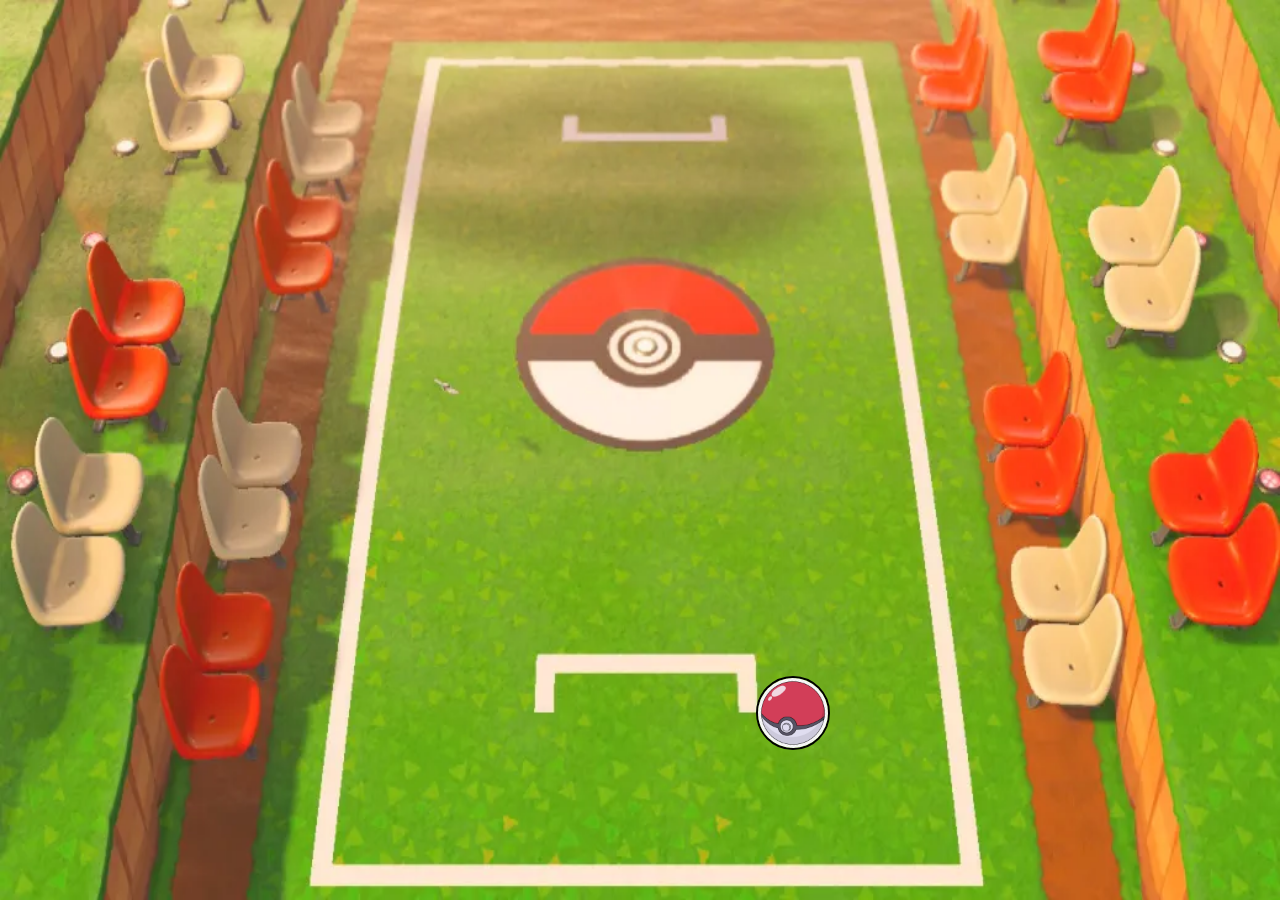
<file: index.html>
<!DOCTYPE html>
<html lang="en">

<head>
  <meta charset="UTF-8">
  <meta http-equiv="X-UA-Compatible" content="IE=edge">
  <meta name="viewport" content="width=device-width, initial-scale=1.0">
  <link rel="stylesheet" href="style.css">
  <title>Fire-Water-Grass</title>
</head>

<body>
  <div>
    <div class="playButton"></div>
    <img id="pokeball" src="Pokemon_Images/pokeball.jpg" alt="pokeball">
  </div>

  <script src="app.js"></script>
</body>

</html>
</file>
<file: style.css>
body {
  background-image: url('Pokemon_Images/PokemonStadium.jpg');
  background-repeat: no-repeat;
  background-size: 100vw 100vh;
  background-position: center;
  background-attachment: fixed;
}


#pokeball {
  height: 70px;
  width: 70px;
  border: 2px solid black;
  border-radius: 50%;
  right: 450px;
  bottom: 150px;
  position: absolute;
}

#pokeball:hover {
  cursor: pointer;
  border: 4px solid red;
}

#player {
  display: block;
  left: 680px;
  top: 750px;
  position: absolute;
}

#cpu {
  display: block;
  left: 680px;
  top: 200px;
  position: absolute;
}

.pokeImg {
  width: 150px;
  height: 150px;
  margin: 0 auto;
}

h1 {
  text-align: center;
  font-size: 70px;
}
</file>
